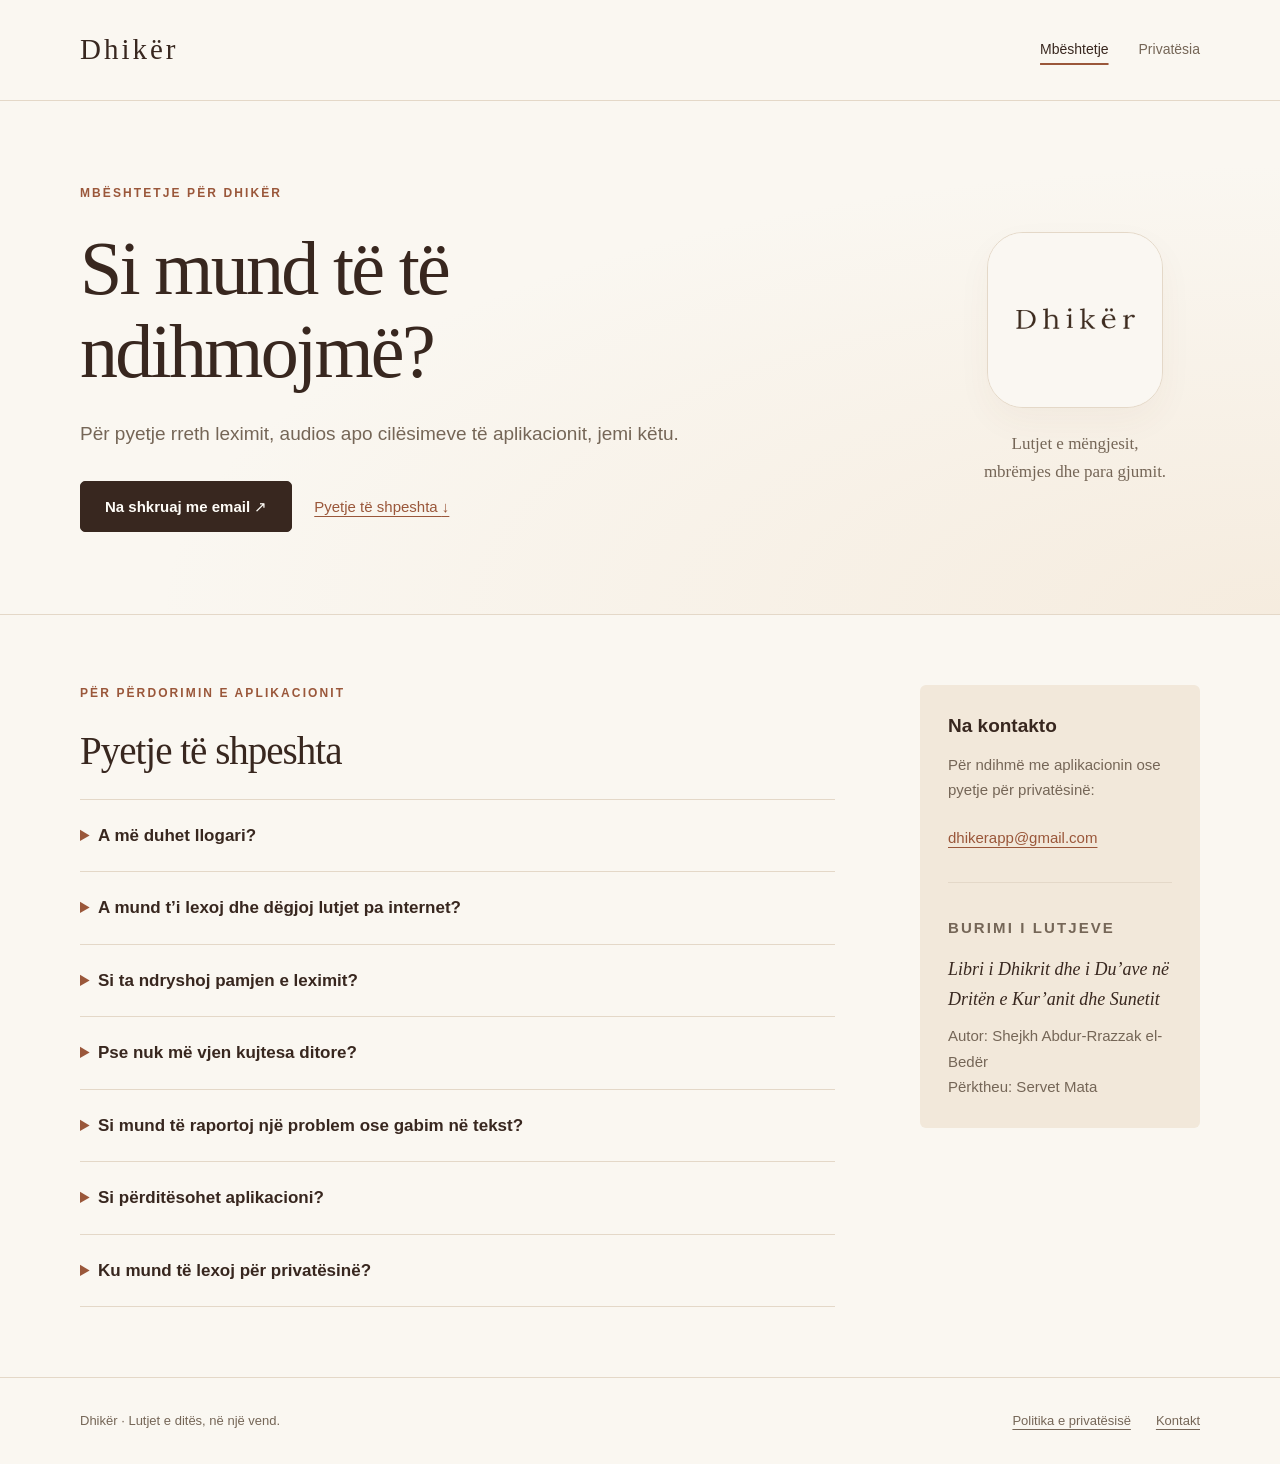
<file: index.html>
<!doctype html>
<html lang="sq">
<head>
  <meta charset="utf-8">
  <meta name="viewport" content="width=device-width,initial-scale=1">
  <meta name="theme-color" content="#faf7f1">
  <title>Dhikër — Mbështetje</title>
  <meta name="description" content="Ndihmë për Dhikër: leximi, audio, kujtesat lokale dhe privatësia. Na shkruaj në dhikerapp@gmail.com.">
  <link rel="canonical" href="https://guximrama.github.io/dhikr-support/">
  <link rel="icon" type="image/png" href="assets/icon.png">
  <link rel="stylesheet" href="styles.css">
</head>
<body>
  <a class="skip" href="#main">Kalo te përmbajtja</a>
  <header class="site-header">
    <div class="wrap header-inner">
      <a class="brand" href="index.html" aria-label="Dhikër — faqja e mbështetjes">Dhikër</a>
      <nav aria-label="Navigimi kryesor"><a href="index.html" aria-current="page">Mbështetje</a><a href="privacy.html">Privatësia</a></nav>
    </div>
  </header>
  <main id="main">
    <section class="hero" aria-labelledby="support-title">
      <div class="wrap hero-inner">
        <div>
          <p class="eyebrow">Mbështetje për Dhikër</p>
          <h1 id="support-title">Si mund të të<br>ndihmojmë?</h1>
          <p class="lead">Për pyetje rreth leximit, audios apo cilësimeve të aplikacionit, jemi këtu.</p>
          <div class="hero-actions"><a class="button" href="mailto:dhikerapp@gmail.com">Na shkruaj me email <span aria-hidden="true">&nbsp;↗</span></a><a class="text-link" href="#pyetje">Pyetje të shpeshta <span aria-hidden="true">↓</span></a></div>
        </div>
        <aside class="brand-aside" aria-label="Rreth Dhikër">
          <img class="app-icon" src="assets/icon.png" width="176" height="176" alt="Ikona e aplikacionit Dhikër">
          <p>Lutjet e mëngjesit,<br>mbrëmjes dhe para gjumit.</p>
        </aside>
      </div>
    </section>
    <section class="content-section" id="pyetje" aria-labelledby="faq-title">
      <div class="wrap support-layout">
        <div class="faq">
          <p class="eyebrow">Për përdorimin e aplikacionit</p>
          <h2 id="faq-title">Pyetje të shpeshta</h2>
          <details><summary>A më duhet llogari?</summary><p>Jo. Dhikër përdoret pa krijuar llogari. Të preferuarat dhe zgjedhjet e leximit ruhen në pajisjen tënde.</p></details>
          <details><summary>A mund t’i lexoj dhe dëgjoj lutjet pa internet?</summary><p>Po. Tekstet dhe audiot e lutjeve janë të përfshira në aplikacion dhe mund të përdoren pa lidhje interneti. Dërgimi i një emaili dhe marrja e përditësimeve nga App Store kërkojnë lidhje interneti.</p></details>
          <details><summary>Si ta ndryshoj pamjen e leximit?</summary><p>Hap një lutje dhe prek <strong>Aa</strong>. Mund të ndryshosh madhësinë e shkrimit dhe të shfaqësh ose të fshehësh transliterimin apo përkthimin shqip. Teksti arabisht mbetet i shfaqur.</p></details>
          <details><summary>Pse nuk më vjen kujtesa ditore?</summary><p>Kontrollo nëse kujtesa është aktivizuar te cilësimet e Dhikër dhe nëse njoftimet për aplikacionin lejohen te cilësimet e pajisjes. Kujtesa është një njoftim lokal, në orën që zgjedh.</p></details>
          <details><summary>Si mund të raportoj një problem ose gabim në tekst?</summary><p>Shkruaj në <a href="mailto:dhikerapp@gmail.com">dhikerapp@gmail.com</a>. Përshkruaj çfarë ndodhi dhe cilën lutje ose pamje po përdorje. Për një problem teknik, përfshi versionin e aplikacionit dhe të iOS, nëse i ke në dispozicion.</p></details>
          <details><summary>Si përditësohet aplikacioni?</summary><p>Përditësimet shpërndahen vetëm përmes App Store.</p></details>
          <details><summary>Ku mund të lexoj për privatësinë?</summary><p>Te <a href="privacy.html">politika e privatësisë</a> shpjegojmë çfarë ruhet në pajisje dhe çfarë ndodh kur ndan një lutje ose na kontakton.</p></details>
        </div>
        <aside class="contact-note" aria-labelledby="contact-title">
          <h3 id="contact-title">Na kontakto</h3>
          <p>Për ndihmë me aplikacionin ose pyetje për privatësinë:</p>
          <p><a href="mailto:dhikerapp@gmail.com">dhikerapp@gmail.com</a></p>
          <div class="book-source">
            <p class="eyebrow">Burimi i lutjeve</p>
            <p><cite>Libri i Dhikrit dhe i Du’ave në Dritën e Kur’anit dhe Sunetit</cite></p>
            <p>Autor: Shejkh Abdur-Rrazzak el-Bedër<br>Përktheu: Servet Mata</p>
          </div>
        </aside>
      </div>
    </section>
  </main>
  <footer class="site-footer"><div class="wrap footer-inner"><p>Dhikër · Lutjet e ditës, në një vend.</p><div class="footer-links"><a href="privacy.html">Politika e privatësisë</a><a href="mailto:dhikerapp@gmail.com">Kontakt</a></div></div></footer>
</body>
</html>
</file>
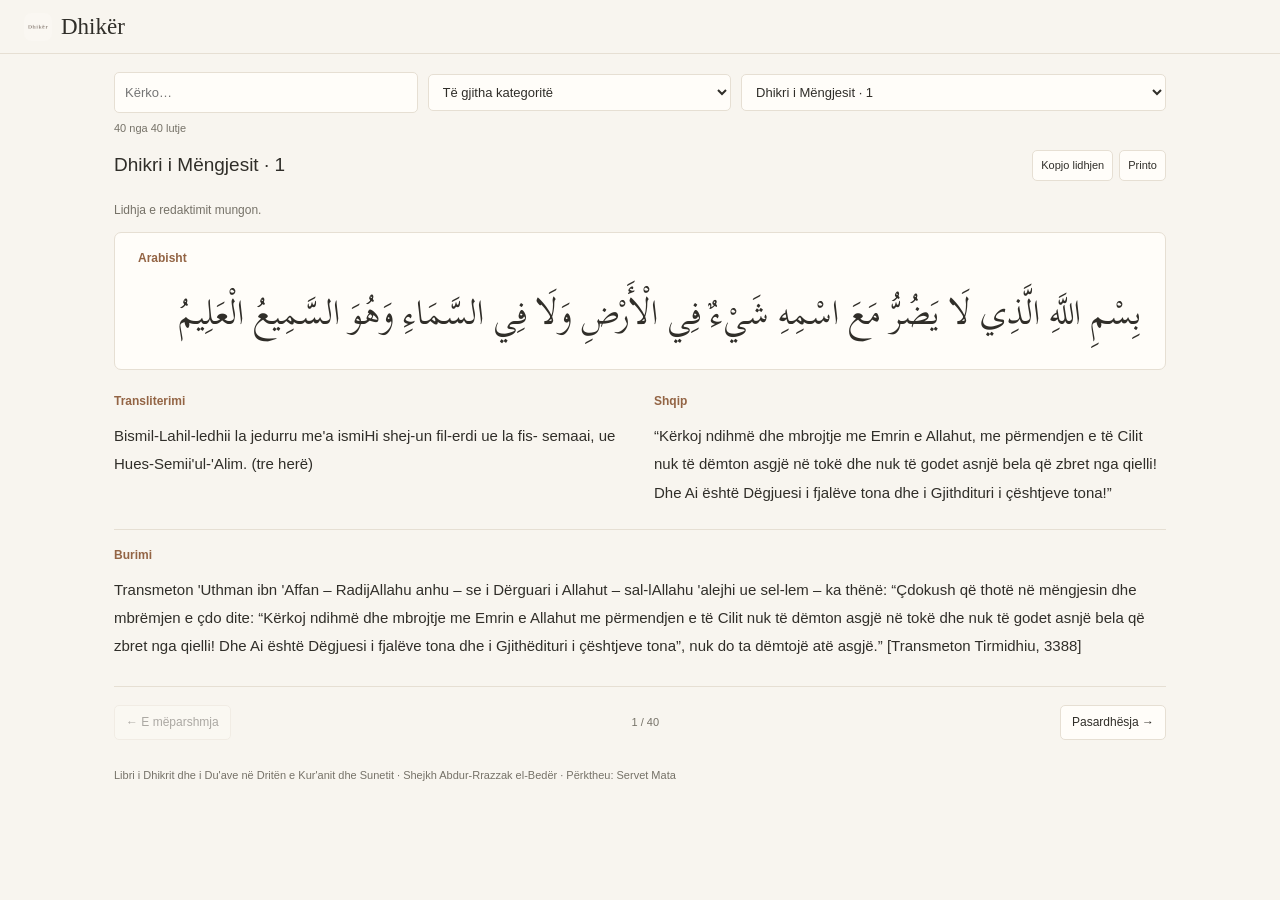
<file: review/index.html>
<!doctype html>
<html lang="sq">
<head>
<meta charset="utf-8"><meta name="viewport" content="width=device-width,initial-scale=1">
<meta name="robots" content="noindex, nofollow"><meta name="theme-color" content="#f8f5ef"><title>Dhikër · Rishikimi</title>
<link rel="icon" href="../assets/icon.png"><link rel="stylesheet" href="./styles.css?v=mobile-1">
<link rel="stylesheet" href="./corrections.css?v=arabic-1">
<script src="./corrections.js?v=arabic-1" defer></script>
<script src="./app.js?v=autosave-1" defer></script>
</head>
<body>
<a class="skip-link" href="#main">Kalo te përmbajtja</a>
<header class="site-header"><a class="brand" href="../"><img src="../assets/icon.png" alt="" width="28" height="28">Dhikër</a></header>
<div class="layout"><aside class="sidebar" aria-label="Përzgjedhja e lutjeve"><label class="sr-only" for="search">Kërko</label><input id="search" type="search" placeholder="Kërko…" autocomplete="off"><label class="sr-only" for="category">Kategoria</label><select id="category"><option value="">Të gjitha kategoritë</option></select><label class="sr-only" for="prayer-picker">Zgjidh lutjen</label><select id="prayer-picker" aria-label="Zgjidh lutjen"></select><span id="result-count" class="result-count" aria-live="polite"></span><nav id="prayer-list" aria-label="Lutjet" hidden></nav></aside>
<main id="main" tabindex="-1"><div id="load-status" role="status">Duke ngarkuar…</div><article id="prayer" hidden><div class="article-top"><h1 id="prayer-title"></h1><span id="section-label" hidden></span><div class="article-tools"><button id="copy-link" type="button">Kopjo lidhjen</button><button id="print" type="button">Printo</button></div></div><div id="parts"></div><section class="review-section" aria-label="Sugjerimet"><div id="corrections"></div></section><nav class="pagination" aria-label="Lutjet"><button id="previous" type="button">← E mëparshmja</button><span id="position"></span><button id="next" type="button">Pasardhësja →</button></nav></article><p id="empty-state" hidden>Nuk u gjet asnjë lutje.</p><footer class="main-footer"><p id="book-attribution"></p></footer></main></div><div id="toast" role="status" aria-live="polite"></div>
</body></html>
</file>
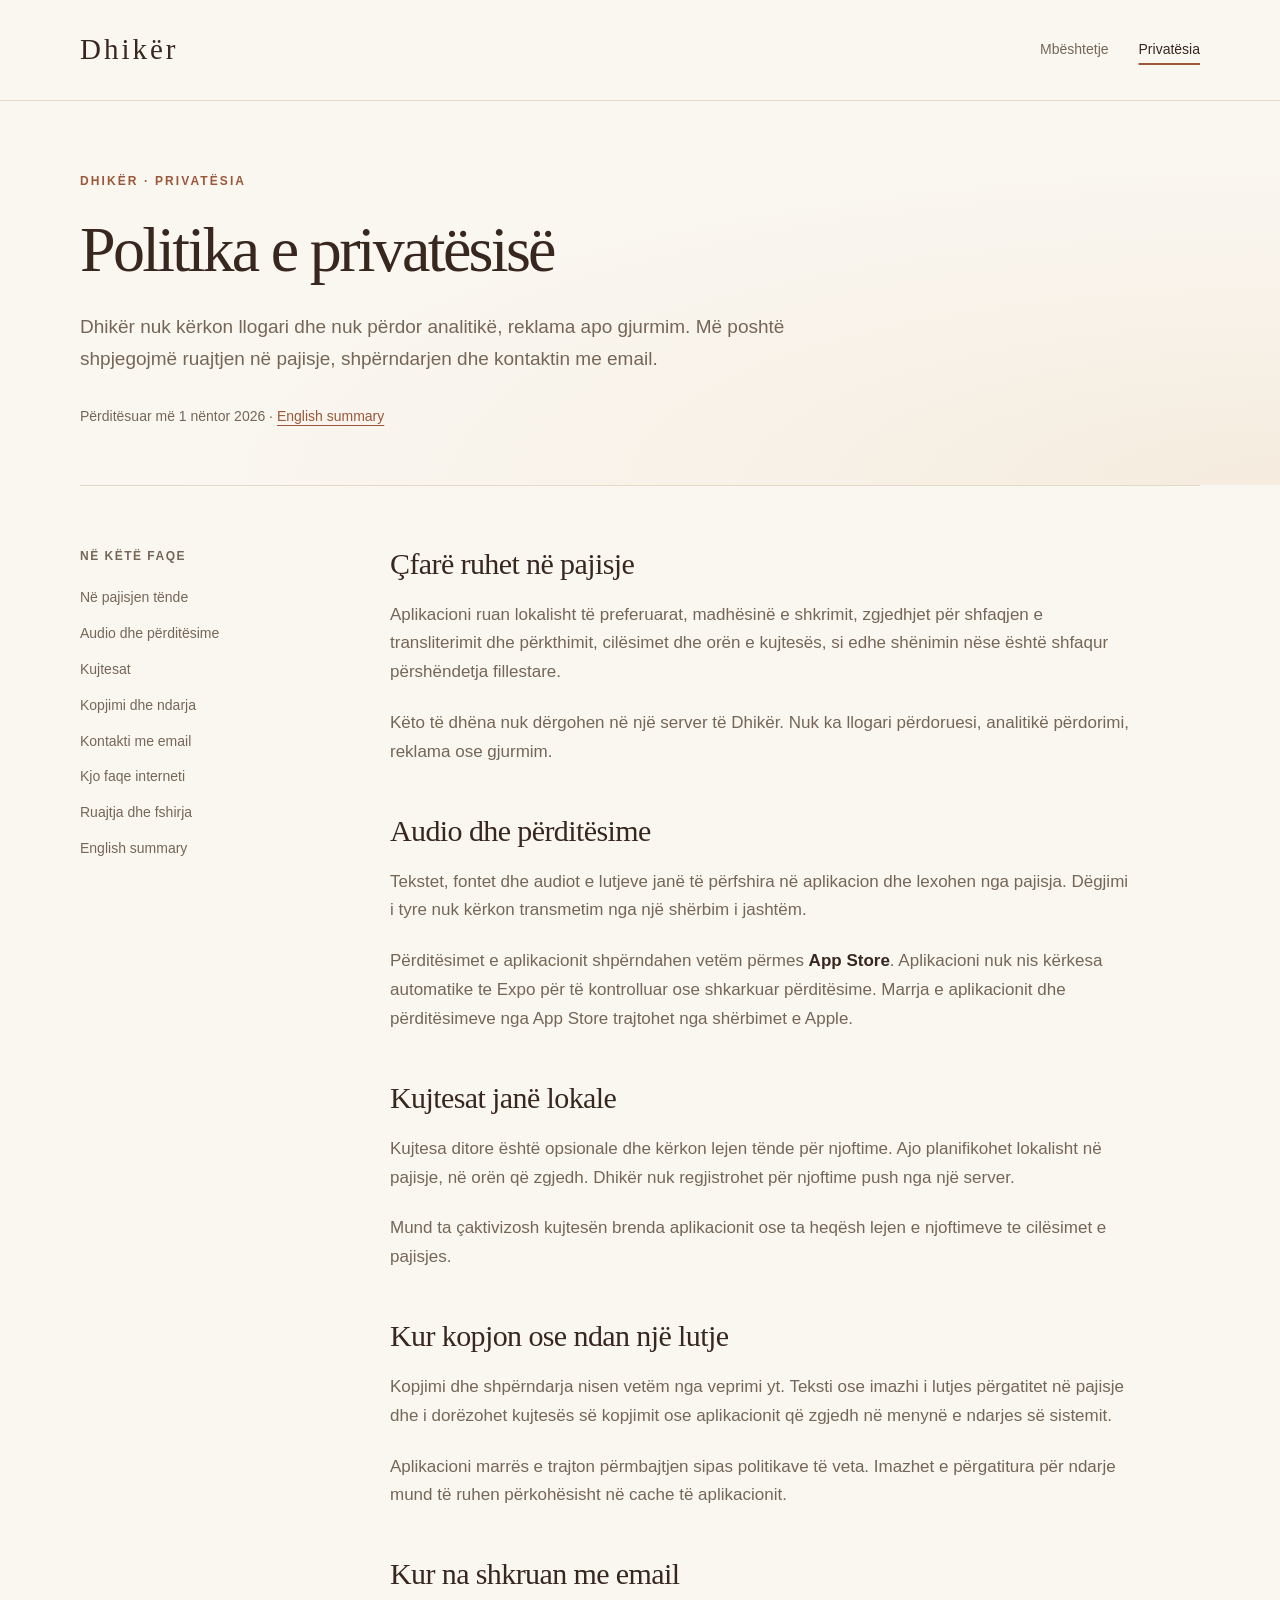
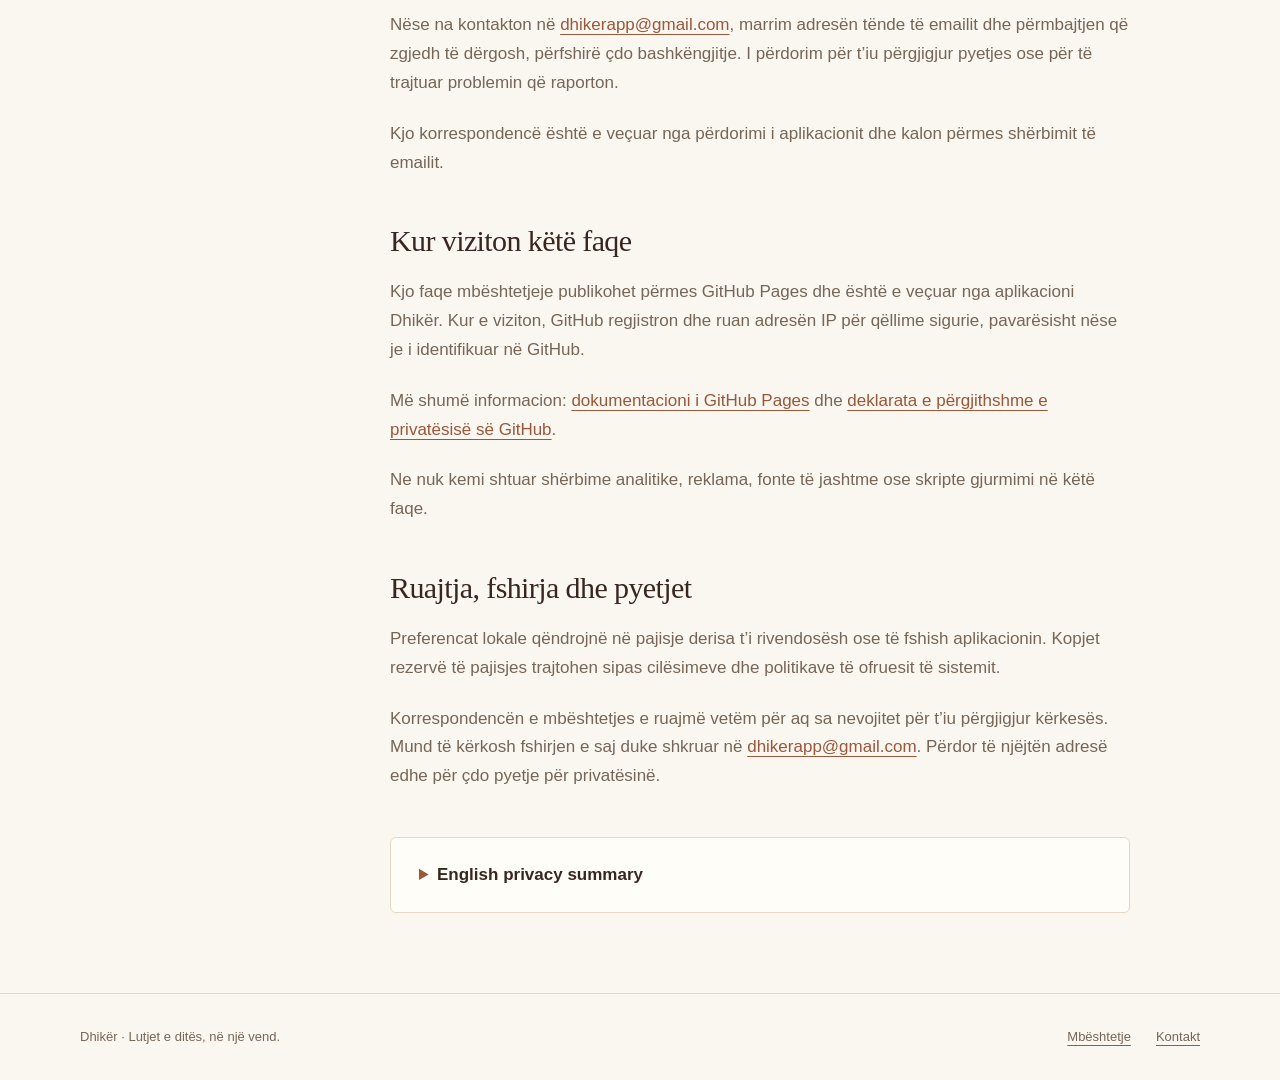
<file: privacy.html>
<!doctype html>
<html lang="sq">
<head>
  <meta charset="utf-8">
  <meta name="viewport" content="width=device-width,initial-scale=1">
  <meta name="theme-color" content="#faf7f1">
  <title>Dhikër — Politika e privatësisë</title>
  <meta name="description" content="Si funksionon privatësia në Dhikër: pa llogari, analitikë, reklama ose gjurmim. Preferencat dhe kujtesat ruhen në pajisje.">
  <link rel="canonical" href="https://guximrama.github.io/dhikr-support/privacy.html">
  <link rel="icon" type="image/png" href="assets/icon.png">
  <link rel="stylesheet" href="styles.css">
</head>
<body>
  <a class="skip" href="#main">Kalo te përmbajtja</a>
  <header class="site-header"><div class="wrap header-inner"><a class="brand" href="index.html" aria-label="Dhikër — faqja e mbështetjes">Dhikër</a><nav aria-label="Navigimi kryesor"><a href="index.html">Mbështetje</a><a href="privacy.html" aria-current="page">Privatësia</a></nav></div></header>
  <main id="main">
    <header class="hero privacy-hero"><div class="wrap"><p class="eyebrow">Dhikër · Privatësia</p><h1>Politika e privatësisë</h1><p class="lead">Dhikër nuk kërkon llogari dhe nuk përdor analitikë, reklama apo gjurmim. Më poshtë shpjegojmë ruajtjen në pajisje, shpërndarjen dhe kontaktin me email.</p><p class="updated">Përditësuar më <time datetime="2026-11-01">1 nëntor 2026</time> · <a href="#english">English summary</a></p></div></header>
    <div class="wrap policy-layout">
      <aside class="policy-nav" aria-label="Përmbajtja e politikës"><p>Në këtë faqe</p><a href="#pajisja">Në pajisjen tënde</a><a href="#audio">Audio dhe përditësime</a><a href="#njoftimet">Kujtesat</a><a href="#ndarja">Kopjimi dhe ndarja</a><a href="#email">Kontakti me email</a><a href="#faqja">Kjo faqe interneti</a><a href="#ruajtja">Ruajtja dhe fshirja</a><a href="#english">English summary</a></aside>
      <article class="policy" aria-label="Politika e privatësisë së Dhikër">
        <section id="pajisja"><h2>Çfarë ruhet në pajisje</h2><p>Aplikacioni ruan lokalisht të preferuarat, madhësinë e shkrimit, zgjedhjet për shfaqjen e transliterimit dhe përkthimit, cilësimet dhe orën e kujtesës, si edhe shënimin nëse është shfaqur përshëndetja fillestare.</p><p>Këto të dhëna nuk dërgohen në një server të Dhikër. Nuk ka llogari përdoruesi, analitikë përdorimi, reklama ose gjurmim.</p></section>
        <section id="audio"><h2>Audio dhe përditësime</h2><p>Tekstet, fontet dhe audiot e lutjeve janë të përfshira në aplikacion dhe lexohen nga pajisja. Dëgjimi i tyre nuk kërkon transmetim nga një shërbim i jashtëm.</p><p>Përditësimet e aplikacionit shpërndahen vetëm përmes <strong>App Store</strong>. Aplikacioni nuk nis kërkesa automatike te Expo për të kontrolluar ose shkarkuar përditësime. Marrja e aplikacionit dhe përditësimeve nga App Store trajtohet nga shërbimet e Apple.</p></section>
        <section id="njoftimet"><h2>Kujtesat janë lokale</h2><p>Kujtesa ditore është opsionale dhe kërkon lejen tënde për njoftime. Ajo planifikohet lokalisht në pajisje, në orën që zgjedh. Dhikër nuk regjistrohet për njoftime push nga një server.</p><p>Mund ta çaktivizosh kujtesën brenda aplikacionit ose ta heqësh lejen e njoftimeve te cilësimet e pajisjes.</p></section>
        <section id="ndarja"><h2>Kur kopjon ose ndan një lutje</h2><p>Kopjimi dhe shpërndarja nisen vetëm nga veprimi yt. Teksti ose imazhi i lutjes përgatitet në pajisje dhe i dorëzohet kujtesës së kopjimit ose aplikacionit që zgjedh në menynë e ndarjes së sistemit.</p><p>Aplikacioni marrës e trajton përmbajtjen sipas politikave të veta. Imazhet e përgatitura për ndarje mund të ruhen përkohësisht në cache të aplikacionit.</p></section>
        <section id="email"><h2>Kur na shkruan me email</h2><p>Nëse na kontakton në <a href="mailto:dhikerapp@gmail.com">dhikerapp@gmail.com</a>, marrim adresën tënde të emailit dhe përmbajtjen që zgjedh të dërgosh, përfshirë çdo bashkëngjitje. I përdorim për t’iu përgjigjur pyetjes ose për të trajtuar problemin që raporton.</p><p>Kjo korrespondencë është e veçuar nga përdorimi i aplikacionit dhe kalon përmes shërbimit të emailit.</p></section>
        <section id="faqja"><h2>Kur viziton këtë faqe</h2><p>Kjo faqe mbështetjeje publikohet përmes GitHub Pages dhe është e veçuar nga aplikacioni Dhikër. Kur e viziton, GitHub regjistron dhe ruan adresën IP për qëllime sigurie, pavarësisht nëse je i identifikuar në GitHub.</p><p>Më shumë informacion: <a href="https://docs.github.com/en/pages/getting-started-with-github-pages/what-is-github-pages">dokumentacioni i GitHub Pages</a> dhe <a href="https://docs.github.com/en/site-policy/privacy-policies/github-general-privacy-statement">deklarata e përgjithshme e privatësisë së GitHub</a>.</p><p>Ne nuk kemi shtuar shërbime analitike, reklama, fonte të jashtme ose skripte gjurmimi në këtë faqe.</p></section>
        <section id="ruajtja"><h2>Ruajtja, fshirja dhe pyetjet</h2><p>Preferencat lokale qëndrojnë në pajisje derisa t’i rivendosësh ose të fshish aplikacionin. Kopjet rezervë të pajisjes trajtohen sipas cilësimeve dhe politikave të ofruesit të sistemit.</p><p>Korrespondencën e mbështetjes e ruajmë vetëm për aq sa nevojitet për t’iu përgjigjur kërkesës. Mund të kërkosh fshirjen e saj duke shkruar në <a href="mailto:dhikerapp@gmail.com">dhikerapp@gmail.com</a>. Përdor të njëjtën adresë edhe për çdo pyetje për privatësinë.</p></section>
        <section id="english" lang="en"><details class="english"><summary>English privacy summary</summary><h3>Dhikër app</h3><p>Dhikër requires no account and uses no advertising, usage analytics or tracking. Favorites, reading preferences, reminder settings and the greeting-seen flag stay on your device. Prayer text, fonts and audio are bundled for offline use.</p><p>Optional reminders are local notifications requiring your permission; the app does not register for remote push notifications. App updates are delivered only through the App Store. The app makes no automatic Expo update requests.</p><p>Copying and sharing happen only when you initiate them. The selected text or image is passed to the clipboard or the app you choose. Receiving apps follow their own policies. Generated share images may remain temporarily in the app cache.</p><h3>Support and this website</h3><p>If you email <a href="mailto:dhikerapp@gmail.com">dhikerapp@gmail.com</a>, we receive your email address, message and any attachments to answer your request. We retain support correspondence only as needed to respond and delete it on request.</p><p>This support website is hosted on GitHub Pages and is separate from the app. GitHub logs and stores visitors’ IP addresses for security purposes, whether or not they are signed in to GitHub. See the <a href="https://docs.github.com/en/pages/getting-started-with-github-pages/what-is-github-pages">GitHub Pages documentation</a> and <a href="https://docs.github.com/en/site-policy/privacy-policies/github-general-privacy-statement">GitHub General Privacy Statement</a>. We have added no analytics, advertisements, external fonts or tracking scripts to this website.</p><p>Local preferences remain until reset or app deletion. Device backups follow your operating-system provider’s settings and policies. Contact the email above with privacy questions or deletion requests.</p></details></section>
      </article>
    </div>
  </main>
  <footer class="site-footer"><div class="wrap footer-inner"><p>Dhikër · Lutjet e ditës, në një vend.</p><div class="footer-links"><a href="index.html">Mbështetje</a><a href="mailto:dhikerapp@gmail.com">Kontakt</a></div></div></footer>
</body>
</html>
</file>
<file: styles.css>
:root{color-scheme:light;--paper:#faf7f1;--ink:#38271f;--muted:#756657;--copper:#9a573a;--rule:#e4d8c8;--soft:#f2e8da;--white:#fffdf8;font-family:-apple-system,BlinkMacSystemFont,"Segoe UI",sans-serif;color:var(--ink);background:var(--paper);font-synthesis:none}
*{box-sizing:border-box}html{scroll-behavior:smooth}body{margin:0;font-size:17px;line-height:1.7}a{color:var(--copper);text-underline-offset:4px}a:hover{text-decoration-thickness:2px}a:focus-visible,summary:focus-visible{outline:3px solid var(--copper);outline-offset:6px;border-radius:3px}h1,h2,h3,p{margin-top:0}h1,h2{font-family:Georgia,"Times New Roman",serif;font-weight:400}h1{font-size:clamp(42px,6.5vw,76px);line-height:1.09;letter-spacing:-2.7px;margin-bottom:26px}h2{font-size:clamp(30px,3.5vw,39px);line-height:1.22;letter-spacing:-1px;margin-bottom:24px}h3{font-size:19px;line-height:1.4;margin-bottom:12px}p{margin-bottom:22px}.wrap{width:min(1120px,calc(100% - 80px));margin-inline:auto}.skip{position:fixed;left:24px;top:-100px;z-index:10;background:var(--ink);color:white;padding:10px 18px}.skip:focus{top:16px}.site-header{border-bottom:1px solid var(--rule)}.header-inner{min-height:100px;display:flex;align-items:center;justify-content:space-between;gap:30px}.brand{font-family:Georgia,"Times New Roman",serif;font-size:29px;letter-spacing:3px;text-decoration:none;color:var(--ink)}nav{display:flex;gap:30px;align-items:center}nav a{font-size:14px;text-decoration:none;color:var(--muted)}nav a[aria-current=page]{color:var(--ink);text-decoration:underline;text-decoration-color:var(--copper);text-decoration-thickness:2px;text-underline-offset:9px}.eyebrow{font-size:12px;line-height:1.4;font-weight:600;letter-spacing:2.1px;text-transform:uppercase;color:var(--copper);margin-bottom:25px}.hero{padding:84px 0 82px;background:radial-gradient(ellipse at 100% 100%,#e9cead45,transparent 62%)}.hero-inner{display:grid;grid-template-columns:minmax(0,1fr) 250px;align-items:center;gap:90px}.hero .lead{max-width:600px;font-size:19px;line-height:1.7;color:var(--muted);margin-bottom:30px}.hero-actions{display:flex;align-items:center;flex-wrap:wrap;gap:22px}.button{display:inline-flex;justify-content:center;align-items:center;min-height:50px;padding:12px 24px;background:var(--ink);color:var(--white);border:1px solid var(--ink);border-radius:5px;font-size:15px;font-weight:600;text-decoration:none}.button:hover{background:#583b2b;text-decoration:none}.text-link{font-size:15px}.brand-aside{text-align:center}.app-icon{display:block;width:176px;height:176px;margin:0 auto 22px;border-radius:36px;border:1px solid var(--rule);box-shadow:0 14px 35px #6d49320b}.brand-aside p{font-family:Georgia,"Times New Roman",serif;font-size:17px;line-height:1.6;color:var(--muted);margin-bottom:0}.content-section{padding:70px 0;border-top:1px solid var(--rule)}.support-layout{display:grid;grid-template-columns:minmax(0,1fr) 280px;gap:85px}.faq details{padding:23px 0;border-bottom:1px solid var(--rule)}.faq details:first-of-type{border-top:1px solid var(--rule)}summary{cursor:pointer;font-weight:600;font-size:17px;line-height:1.5;padding-right:20px}summary::marker{color:var(--copper)}details p{color:var(--muted);margin:16px 0 0;padding-left:0}.contact-note{padding:28px;background:var(--soft);border-radius:6px;align-self:start}.contact-note p{font-size:15px;color:var(--muted);line-height:1.7}.contact-note a{overflow-wrap:anywhere}.contact-note p:last-child{margin-bottom:0}.book-source{padding-top:32px;margin-top:32px;border-top:1px solid var(--rule)}.book-source .eyebrow{margin-bottom:13px}.book-source p{font-size:15px;color:var(--muted);margin-bottom:8px}.book-source cite{font-family:Georgia,"Times New Roman",serif;font-size:18px;color:var(--ink)}.privacy-hero{padding:72px 0 56px}.privacy-hero h1{font-size:clamp(40px,6vw,64px);max-width:900px}.privacy-hero .lead{max-width:730px}.updated{font-size:14px;color:var(--muted);margin-bottom:0}.policy-layout{display:grid;grid-template-columns:220px minmax(0,740px);gap:90px;padding:60px 0 80px;border-top:1px solid var(--rule)}.policy-nav{align-self:start;position:sticky;top:28px}.policy-nav p{font-size:12px;letter-spacing:1.5px;font-weight:600;text-transform:uppercase;color:var(--muted);margin-bottom:20px}.policy-nav a{display:block;font-size:14px;color:var(--muted);margin-bottom:12px;text-decoration:none}.policy-nav a:hover{color:var(--copper);text-decoration:underline}.policy section{scroll-margin-top:35px;margin-bottom:46px}.policy section:last-child{margin-bottom:0}.policy h2{font-size:30px;letter-spacing:-.6px;margin-bottom:18px}.policy p,.policy li{color:var(--muted)}.policy ul{padding-left:23px;margin:0 0 22px}.policy li{padding-left:3px;margin-bottom:8px}.policy strong{color:var(--ink);font-weight:600}.english{padding:24px 28px;border:1px solid var(--rule);border-radius:6px;background:var(--white)}.english summary{font-size:17px}.english h3{margin-top:24px}.english p{font-size:15px;margin-bottom:16px}.english p:last-child{margin-bottom:0}.site-footer{border-top:1px solid var(--rule);padding:32px 0}.footer-inner{display:flex;justify-content:space-between;gap:30px;align-items:center}.site-footer p{margin:0;color:var(--muted);font-size:13px}.footer-links{display:flex;gap:25px;flex-wrap:wrap}.footer-links a{font-size:13px;color:var(--muted)}
@media(max-width:850px){.wrap{width:calc(100% - 48px)}.hero-inner{gap:35px;grid-template-columns:minmax(0,1fr) 185px}.hero{padding:60px 0}.support-layout{gap:35px;grid-template-columns:minmax(0,1fr) 240px}.policy-layout{grid-template-columns:160px minmax(0,1fr);gap:40px}.app-icon{width:152px;height:152px;border-radius:31px}.contact-note{padding:22px}.footer-inner{align-items:start}}
@media(max-width:620px){body{font-size:16px}.wrap{width:calc(100% - 40px)}.header-inner{min-height:82px;gap:18px}.brand{font-size:25px;letter-spacing:2px}nav{gap:19px}nav a{font-size:13px}h1{letter-spacing:-1.7px}.hero-inner{display:block}.hero{padding:48px 0}.hero .lead{font-size:17px}.brand-aside{display:none}.hero-actions{gap:18px}.support-layout{display:block}.content-section{padding:45px 0}.contact-note{margin-top:42px}.faq details{padding:20px 0}.privacy-hero{padding:45px 0 35px}.policy-layout{display:block;padding:32px 0 50px}.policy-nav{position:static;padding-bottom:24px;margin-bottom:34px;border-bottom:1px solid var(--rule)}.policy-nav a{display:inline-block;margin:0 17px 10px 0}.policy-nav p{margin-bottom:14px}.policy h2{font-size:27px}.policy section{margin-bottom:36px}.english{padding:21px}.footer-inner{display:block}.footer-links{margin-top:13px;gap:18px}.site-footer{padding:27px 0}}
@media(prefers-reduced-motion:reduce){html{scroll-behavior:auto}}
</file>
<file: review/styles.css>
@font-face{font-family:Scheherazade;src:url('./fonts/ScheherazadeNew-Regular.ttf') format('truetype');font-display:swap}*{box-sizing:border-box}:root{--paper:#f8f5ef;--white:#fffdf9;--ink:#302e29;--muted:#767268;--line:#e6dfd3;--copper:#936444;--soft:#efe7db}body{margin:0;background:var(--paper);color:var(--ink);font:15px/1.65 Arial,Helvetica,sans-serif}button,input,select,textarea{font:inherit}button{cursor:pointer;background:var(--white);border:1px solid var(--line);border-radius:5px;color:var(--ink);padding:7px 11px}button:hover{background:var(--soft)}button:disabled{opacity:.38;cursor:default}button:focus-visible,a:focus-visible,input:focus-visible,select:focus-visible,textarea:focus-visible{outline:3px solid #aa7854;outline-offset:3px}.site-header{height:54px;border-bottom:1px solid var(--line);display:flex;align-items:center;padding:0 24px}.brand{display:flex;gap:9px;align-items:center;text-decoration:none;color:var(--ink);font:23px Georgia,serif}.brand img{border-radius:7px}.layout{max-width:1100px;margin:auto}.sidebar{display:grid;grid-template-columns:minmax(100px,1fr) minmax(160px,1fr) minmax(220px,1.4fr);gap:10px;padding:18px 24px 0;align-items:center}input[type=search],select{width:100%;min-width:0;padding:9px 10px;border:1px solid var(--line);border-radius:5px;background:var(--white);color:var(--ink);font-size:13px}.result-count{grid-column:1/-1;font-size:11px;color:var(--muted);line-height:1}main{padding:16px 24px 24px;min-width:0}.article-top{display:flex;gap:15px;align-items:center;justify-content:space-between;margin:0 0 20px}#prayer-title{font-size:19px;font-weight:500;margin:0;line-height:1.4}.article-tools{display:flex;gap:6px;flex-shrink:0}.article-tools button{font-size:11px;padding:5px 8px}.part{margin-bottom:26px}.part-heading{font-size:12px;font-weight:400;color:var(--muted);margin:0 0 10px}.arabic-card{padding:16px 23px 22px;background:var(--white);border:1px solid var(--line);border-radius:7px}.field-label{display:block;font-size:12px;font-weight:700;color:var(--copper);margin-bottom:10px}.arabic-text{font-family:Scheherazade,'Traditional Arabic',serif;font-size:34px;line-height:2;text-align:right;white-space:pre-wrap;margin:0}.translations{display:grid;grid-template-columns:1fr 1fr;gap:28px;margin-top:22px}.text-field p{font-size:15px;line-height:1.9;white-space:pre-wrap;margin:0}.reference{border-top:1px solid var(--line);margin-top:22px;padding-top:16px}.reference p{white-space:pre-wrap;font-size:15px;line-height:1.85;margin:0}.absent{font:15px Arial,sans-serif!important;color:var(--muted)}.review-section:has(#corrections:empty){display:none}.review-section{margin-top:26px;padding-top:22px;border-top:1px solid var(--line)}.pagination{display:flex;align-items:center;justify-content:space-between;border-top:1px solid var(--line);margin-top:24px;padding-top:18px}.pagination button{font-size:12px}.pagination span{font-size:11px;color:var(--muted)}.main-footer{font-size:11px;color:var(--muted);margin-top:26px}.main-footer p{margin:0}.skip-link{position:absolute;left:15px;top:-80px;background:var(--white);padding:10px;z-index:10}.skip-link:focus{top:10px}.sr-only{position:absolute;width:1px;height:1px;padding:0;margin:-1px;overflow:hidden;clip:rect(0,0,0,0);white-space:nowrap;border:0}#toast{position:fixed;bottom:24px;left:50%;transform:translateX(-50%);border-radius:6px;background:var(--ink);color:white;padding:10px 20px;font-size:12px;opacity:0;pointer-events:none}#toast.visible{opacity:1}.review-form{display:grid;gap:14px}.review-form label{display:grid;gap:6px;font-size:12px;font-weight:700}.review-form textarea,.review-form input,.review-form select{width:100%;padding:10px;border:1px solid #d8cdbd;border-radius:5px;background:var(--white)}.review-form textarea{min-height:100px;resize:vertical}.review-form button[type=submit],.primary-button{background:var(--copper);color:white;border-color:var(--copper)}.correction-card{padding:18px 0;border-top:1px solid var(--line)}.correction-status,.status-badge{display:inline-block;padding:3px 8px;border-radius:20px;background:var(--soft);font-size:10px}.diff-original,del{background:#f6e3dc}.diff-proposed,ins{background:#e1ebdd;text-decoration:none}.form-message{font-size:12px}.review-actions{display:flex;gap:8px;flex-wrap:wrap}[hidden]{display:none!important}@media(max-width:580px){.site-header{height:45px;padding:0 16px}.brand{font-size:21px}.brand img{width:24px;height:24px}.sidebar{padding:12px 16px 0;grid-template-columns:1fr 1fr;gap:8px}#prayer-picker{grid-column:1/-1}.result-count{display:none}main{padding:15px 16px 20px}.article-top{gap:8px;margin-bottom:14px}#prayer-title{font-size:15px}.article-tools button{font-size:10px;padding:4px 6px}.arabic-card{padding:14px 17px 19px}.arabic-text{font-size:30px}.translations{grid-template-columns:1fr;gap:20px;margin-top:20px}.pagination button{font-size:11px;padding:7px}.main-footer{margin-top:22px}}@media print{.site-header,.sidebar,.article-tools,.review-section,.pagination,#toast{display:none!important}main{padding:0}.arabic-card{break-inside:avoid;background:white}.translations{grid-template-columns:1fr 1fr}body{background:white;color:black}.arabic-text{font-size:27px}.main-footer{break-inside:avoid}}
@media(max-width:580px){
 .brand{min-height:44px;min-width:44px}
 input[type=search],select{font-size:16px;min-height:44px;min-width:44px}
 button{min-height:44px;min-width:44px}
 .article-top{flex-wrap:wrap;align-items:center}
 #prayer-title{min-width:0;overflow-wrap:anywhere;flex:1 1 160px}
 .article-tools{max-width:100%;flex-wrap:wrap}
 .article-tools button{font-size:12px;min-height:44px;min-width:44px;padding:7px 10px}
 .pagination{flex-wrap:wrap;gap:8px}
 .pagination button{min-height:44px;min-width:44px}
}
</file>
<file: review/corrections.css>
.corrections-toolbar{display:flex;gap:10px;align-items:center;margin-bottom:16px;flex-wrap:wrap}.corrections-toolbar select{width:auto;max-width:100%}.review-person,.save-status,.review-message{font-size:12px;color:var(--muted)}.review-error{font-size:13px;color:#9c302b}.edit-part{margin-bottom:26px}.edit-heading{font-size:14px;font-weight:500;margin:0 0 14px}.edit-label{display:block;font-size:12px;font-weight:700;color:var(--copper);margin:0 0 14px}.edit-label textarea{display:block;width:100%;min-height:80px;max-height:480px;overflow:auto;resize:vertical;margin-top:6px;padding:12px 14px;border:1px solid #d8cdbd;border-radius:5px;background:var(--white);color:var(--ink);font:15px/1.85 Arial,sans-serif}.edit-label textarea.review-arabic,.review-arabic{font:32px/2 Scheherazade,'Traditional Arabic',serif}.review-actions{align-items:center;margin:12px 0}.original-details{margin-top:16px;font-size:13px}.original-details summary{cursor:pointer;color:var(--muted);width:fit-content}.original-details[open]{padding:14px;background:var(--white);border:1px solid var(--line);border-radius:5px}.original-details .edit-label{margin:16px 0 5px}.original-details p,.proposal-text{white-space:pre-wrap;margin:0 0 18px}.original-details p:not(.review-arabic){font-size:15px}.review-section{margin-top:0;padding-top:0;border-top:0}.proposal-text{font-size:15px;line-height:1.9}.save-status{max-width:100%}@media(max-width:580px){.edit-label textarea.review-arabic,.review-arabic{font-size:29px}.corrections-toolbar{gap:8px}.edit-label textarea{padding:10px 12px}}@media print{.review-section{display:block!important}.corrections-toolbar,.review-actions,.original-details{display:none}.edit-label textarea{height:auto!important;max-height:none;border:0}}

.save-actions{position:sticky;top:0;z-index:2;background:var(--paper);padding:10px 0;margin:0 0 10px;border-bottom:1px solid var(--line)}

.save-actions .save-status{line-height:1.5}.save-actions button[hidden]{display:none!important}.save-actions{min-height:42px}
@media(max-width:580px){
 .edit-label textarea{font-size:16px}
 .edit-label textarea.review-arabic{font-size:29px}
 .corrections-toolbar button,.review-actions button{min-height:44px;min-width:44px}
 .corrections-toolbar select{font-size:16px;min-height:44px;min-width:44px}
 .original-details summary{min-height:44px;min-width:44px;display:flex;align-items:center}
}

.arabic-editor{margin-bottom:20px;min-width:0}.arabic-original{padding:12px 16px;background:var(--soft);border-radius:5px}.arabic-caption{font-size:12px;color:var(--muted)}.arabic-original p{margin:6px 0 0;white-space:pre-wrap;overflow-wrap:anywhere;line-height:2.1}.arabic-controls{display:flex;flex-wrap:wrap;gap:8px;margin:10px 0}.arabic-controls button{font-size:12px;min-height:44px}.arabic-editor textarea{display:block;width:100%;min-height:100px;max-height:480px;overflow:auto;resize:vertical;padding:12px 16px;border:1px solid #d8cdbd;border-radius:5px;background:var(--white);color:var(--ink);text-align:right;line-height:2.2;white-space:pre-wrap;overflow-wrap:anywhere}.arabic-editor textarea[readonly]{background:var(--paper);border-style:dashed}.arabic-notice{font-size:12px;color:#875126;margin:8px 0}.arabic-editor textarea:focus{border-color:var(--copper)}
@media(max-width:580px){.arabic-editor textarea{font-size:29px;padding:10px 12px}.arabic-original{padding:10px 12px}}
</file>
